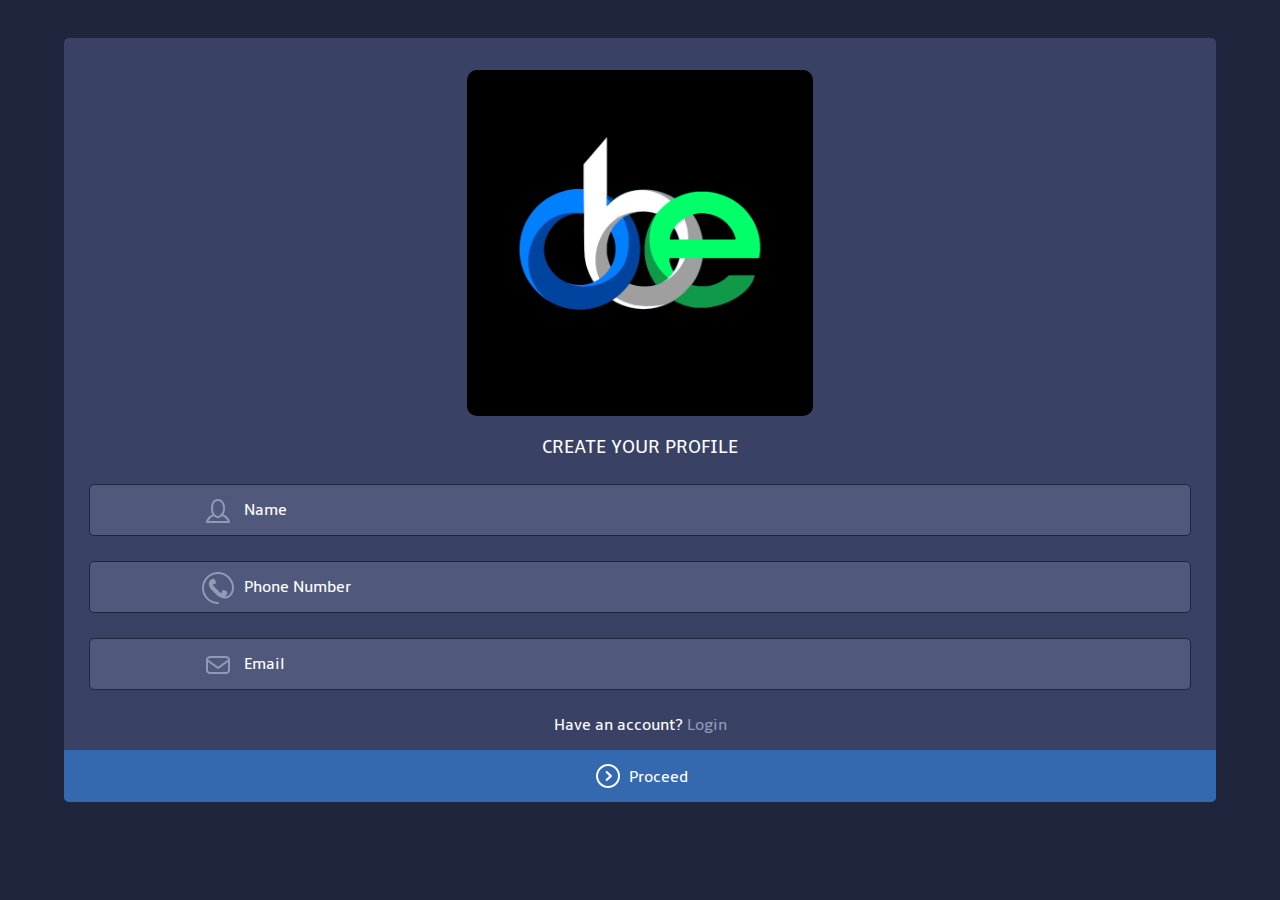
<file: index.html>
<!DOCTYPE html>
<html lang="en">

<head>
    <meta charset="utf-8" />
    <title></title>
    <link type="text/css" href="css/jquery.mobile.custom.structure.min.css" rel="stylesheet">
    <link href="css/style.css" rel="stylesheet" type="text/css" media="all" />
    <link href="css/nav.css" rel="stylesheet" type="text/css" media="all" />
    <link type="text/css" href="css/jquery-ui.min.css" rel="stylesheet">
    <link href='http://fonts.googleapis.com/css?family=Carrois+Gothic+SC' rel='stylesheet' type='text/css'>
    <script type="text/javascript" src="js/jquery.js"></script>
    <script type="text/javascript" src="js/jquery.mobile.custom.min.js"></script>
    <script type="text/javascript" src="js/login.js"></script>
    <script type="text/javascript" src="js/Chart.js"></script>
    <script type="text/javascript" src="js/jquery.easing.js"></script>
    <script type="text/javascript" src="js/jquery.ulslide.js"></script>
    <!--    <script type="text/javascript" src="js/jquery-ui.min.js"></script>-->
    <!----Calender -------->
    <link rel="stylesheet" href="css/clndr.css" type="text/css" />
    <script src="js/underscore-min.js"></script>
    <script src="js/moment-2.2.1.js"></script>
    <script src="js/clndr.js"></script>
    <script src="js/site.js"></script>
    <!----End Calender -------->
    <meta name="viewport" content="width=device-width, initial-scale=1"> </head>

<body>
    <!-- Start of create profile page -->
    <div data-role="page" class="main" id="landing1" style="padding-top:3%;">
        <div class="wrap">
            <div class="column_right_grid sign-in" style="margin-top:0">
                <div class="sign_in"> <img src="images/logo.png" alt="" height="30%" width="30%" style="margin-bottom:15px;border-radius:10px;">
                    <h3>Create your profile</h3>
                    <form> <span>
                            <i><img src="images/user.png" alt=""></i><input type="text" name="regname" value="Name" onfocus="if (this.value == 'Name'){this.value = '';}" onblur="if (this.value == '') {this.value = 'Name';}">
                        </span> <span>
                            <i><img src="images/phone.png" alt=""></i><input type="text" name="regphone" value="Phone Number" onfocus="if (this.value == 'Phone Number'){this.value = '';}" onblur="if (this.value == '') {this.value = 'Phone Number';}">
                        </span> <span>
                            <i><img src="images/mail.png" alt=""></i><input type="text" name="regemail" value="Email" onfocus="if (this.value == 'Email'){this.value = '';}" onblur="if (this.value == '') {this.value = 'Email';}">
                        </span> </form>
                    <p style="color: #fff;margin-bottom: 15px;">Have an account?&nbsp;<a href="#login" style="color:#9099b7">Login</a></p>
                    <div class="signin_facebook">
                        <p>
                            <a href="#landing2"> <i> <img src="images/arrow-right.png" alt=""></i>Proceed</a>
                        </p>
                    </div>
                </div>
            </div>
        </div>
    </div>
    <!-- /page -->
    <!-- Start of setup account page -->
    <div data-role="page" class="main" id="landing2" style="padding-top:3%;">
        <div class="wrap">
            <div class="column_right_grid sign-in" style="margin-top:0">
                <div class="sign_in"> <img src="images/logo.png" alt="" height="30%" width="30%" style="margin-bottom:15px;border-radius:10px;">
                    <h3>Setup your account</h3>
                    <form> <span>
                            <i><img src="images/account.png" alt=""></i>
                            <input type="text" name="regusername" value="Username" onfocus="if (this.value == 'Username'){this.value = '';}" onblur="if (this.value == '') {this.value = 'Username';}">
                        </span> <span style="position: relative;">
                            <i><img src="images/lock.png" alt=""></i>
                            <input type="password" data-input="pwd" name="regpassword" value="Password" onfocus="if (this.value == 'Password'){this.value = '';}" onblur="if (this.value == '') {this.value = 'Password';}">
                            <i><img class="show-password" src="images/views.png" alt="" style="position: absolute;right: 10px;top:10px;" ></i>
                        </span> </form>
                    <div class="signin_facebook">
                        <p style="width: 50%;float: left; border-right: 2px solid #fff;"> <a href="#landing1"><i> <img src="images/arrow-left.png" alt=""></i> Back</a> </p>
                        <p style="width: 50%:float: right;"> <a href="#upload-image">Proceed <i> <img src="images/arrow-right.png" alt=""></i></a> </p>
                    </div>
                </div>
            </div>
        </div>
    </div>
    <!-- /page -->
    <!-- Start of login page -->
    <div data-role="page" class="main" id="login" style="padding-top:3%;">
        <div class="wrap">
            <div class="column_right_grid sign-in" style="margin-top:0">
                <div class="sign_in"> <img src="images/logo.png" alt="" height="30%" width="30%" style="margin-bottom:15px;border-radius:10px;">
                    <h3>Login</h3>
                    <form> <span>
                        <i><img src="images/account.png" alt=""></i><input type="text" name="regusername" value="Username" onfocus="if (this.value == 'Username'){this.value = '';}" onblur="if (this.value == '') {this.value = 'Username';}">
                        </span> <span style="position: relative;">
                        <i><img src="images/lock.png" alt=""></i><input type="password" data-input="pwd" name="regpassword" value="Password" onfocus="if (this.value == 'Password'){this.value = '';}" onblur="if (this.value == '') {this.value = 'Password';}"><i><img class="show-password" src="images/views.png" alt="" style="position: absolute;right: 10px;top:10px;" ></i>
                        </span> </form>
                    <p style="color: #fff;margin-bottom: 15px;">Dont't have an account?&nbsp;<a href="#landing1" style="color:#9099b7">Signup</a></p>
                    <div class="signin_facebook">
                        <p>
                            <a href="#profile"> <i> <img src="images/arrow-right.png" alt=""></i>Go</a>
                        </p>
                    </div>
                </div>
            </div>
        </div>
    </div>
    <!-- /page -->
    <!-- Start of profile page -->
    <div data-role="page" class="main" id="profile" style="padding-top:3%;">
        <div class="wrap">
            <div class="column_middle_grid1">
                <div class="profile_picture">
                    <a href="#update-image"><img src="images/man.png" alt="" style="width:130px;height:130px"> </a>
                    <div class="profile_picture_name">
                        <h2>Mohd Fauzie</h2>
                        <p>mh_fauzie</p>
                    </div> <span><a href="#setting"> <img src="images/settings.png" alt=""> </a></span> </div>
                <div class="articles_list">
                    <ul>
                        <li>
                            <a href="#show-new" class="red"> <i style="color: #9099B7">new</i>
                                <br>68</a>
                        </li>
                        <li>
                            <a href="#show-complete" class="purple"> <i style="color: #9099B7">completed</i>
                                <br>45</a>
                        </li>
                        <li>
                            <a href="#show-total" class="yellow"> <i style="color: #9099B7">total</i>
                                <br>173</a>
                        </li>
                        <div class="clear"></div>
                    </ul>
                </div>
            </div>
            <div class="column_middle">
                <div class="sign_in">
                    <a href="#register-stockist" style="position: relative">
                        <input type="button" cid="be_stockist" value="Be A Stockist" style="width:100%;"><span style="position: absolute; right: 13px; top:-2px;"><img src="images/cancel.png" id="remove" alt=""></span></a>
                </div>
            </div>
            <div class="column_middle">
                <div class="weather">
                    <h3 style="position: relative;background: #35aadc;"><span style="position: absolute; padding: 12px; left: 0; top:0;"><a href="#all-agent"> <img src="images/list.png" alt="" style="width: 24px;height: 24px;"> </a></span>Top Agents<span style="position: absolute; padding: 12px; right: 0; top:0;"><a href="#add-agent"> <img src="images/plus.png" alt=""> </a></span></h3>
                    <div class="temp_list">
                        <ul>
                            <li>
                                <a href="#agent-detail">
                                    <label class="digits" style="float: left;"> agent_a </label><span class="day_name" style="float: right">1000 pcs</span>
                                    <div class="clear"></div>
                                </a>
                            </li>
                        </ul>
                    </div>
                </div>
            </div>
            <div class="column_middle" data-user="stockist">
                <div class="weather">
                    <h3 style="position: relative;background: #ec3d68">Incoming Orders</h3>
                    <div class="temp_list">
                        <ul class="incoming-order">
                            <li><a href="#order-detail"><span class="day_name">29/06/17</span>&nbsp; 10.45am 
                                <label class="digits"> agent_a </label><div class="clear"></div></a></li>
                        </ul>
                        <ul>
                            <li style="text-align: center"><a href="#incoming-order" style="padding: 10px;">Click to view all</a></li>
                        </ul>
                    </div>
                </div>
            </div>
            <div class="column_middle" data-user="agent">
                <div class="weather">
                    <h3 style="position: relative;background: #11a8ab;">Outgoing Orders<span style="position: absolute; padding: 12px; right: 0; top:0;"><a href="#add-order"> <img src="images/plus.png" alt=""> </a></span></h3>
                    <div class="temp_list">
                        <ul class="outgoing-order">
                            <li><a href="#order-detail"><span class="day_name">29/06/17</span>&nbsp; 10.45am 
                                <label class="digits"> agent_a </label><div class="clear"></div></a></li>
                        </ul>
                        <ul>
                            <li style="text-align: center"><a href="#outgoing-order" style="padding: 10px;">Click to view all</a></li>
                        </ul>
                    </div>
                </div>
            </div>
        </div>
    </div>
    <!-- /page -->
    <!-- Start of edit profile page -->
    <div data-role="page" class="main" id="edit-profile" style="padding-top:3%;">
        <div class="wrap">
            <div class="column_right_grid sign-in">
                <div class="sign_in">
                    <h3>Edit your profile</h3>
                    <form> <span>
                        <i><img src="images/user.png" alt=""></i><input type="text" name="regname" value="Name" onfocus="if (this.value == 'Name'){this.value = '';}" onblur="if (this.value == '') {this.value = 'Name';}">
                        </span> <span>
                        <i><img src="images/phone.png" alt=""></i><input type="text" name="regphone" value="Phone Number" onfocus="if (this.value == 'Phone Number'){this.value = '';}" onblur="if (this.value == '') {this.value = 'Phone Number';}">
                        </span> <span>
                        <i><img src="images/mail.png" alt=""></i><input type="text" name="regemail" value="Email" onfocus="if (this.value == 'Email'){this.value = '';}" onblur="if (this.value == '') {this.value = 'Email';}">
                        </span>
                        <hr style="width: 90%;">
                        <h4 style="color: #fff;text-transform: uppercase;">Current Password</h4> <span style="position: relative;margin-top:10px;">
                            <i><img src="images/lock.png" alt=""></i><input type="password" data-input="pwd" name="current-password" value="Password" onfocus="if (this.value == 'Password'){this.value = '';}" onblur="if (this.value == '') {this.value = 'Password';}"><i><img class="show-password" src="images/views.png" alt="" style="position: absolute;right: 10px;top:10px;" ></i>
                        </span>
                        <h4 style="color: #fff;text-transform: uppercase;">New Password</h4> <span style="position: relative;margin-top:10px;">
                            <i><img src="images/lock.png" alt=""></i><input type="password" data-input="pwd" name="new-password" value="Password" onfocus="if (this.value == 'Password'){this.value = '';}" onblur="if (this.value == '') {this.value = 'Password';}"><i><img class="show-password" src="images/views.png" alt="" style="position: absolute;right: 10px;top:10px;" ></i>
                        </span> </form>
                    <div class="signin_facebook">
                        <p style="width: 50%;float: left; border-right: 2px solid #fff;"> <a href="#setting"><i> <img src="images/arrow-left.png" alt=""></i> Cancel</a> </p>
                        <p style="width: 50%:float: right;"> <a href="#profile">Save <i> <img src="images/arrow-right.png" alt=""></i></a> </p>
                    </div>
                </div>
            </div>
        </div>
    </div>
    <!-- /page -->
    <!-- Start of upload image page -->
    <div data-role="page" class="main" id="upload-image" style="padding-top:3%;">
        <div class="wrap">
            <div class="column_right_grid sign-in" style="margin-top:0">
                <div class="sign_in">
                    <h3>Upload Image</h3>
                    <div class="profile_picture">
                        <a><img src="images/man.png" alt="" style="width:150px;height:150px"></a>
                    </div>
                    <div class="signin_facebook">
                        <p style="width: 50%;float: left; border-right: 2px solid #fff;line-height: 32px;"> <a href="#login"> Skip</a> </p>
                        <p style="width: 50%:float: right;"> <a href="#login">Save <i> <img src="images/arrow-right.png" alt=""></i></a> </p>
                    </div>
                </div>
            </div>
        </div>
    </div>
    <!-- /page -->
    <!-- Start of update image page -->
    <div data-role="page" class="main" id="update-image" style="padding-top:3%;">
        <div class="wrap">
            <div class="column_right_grid sign-in" style="margin-top:0">
                <div class="sign_in">
                    <h3>Update Image</h3>
                    <div class="profile_picture">
                        <a><img src="images/man.png" alt="" style="width:150px;height:150px"></a>
                    </div>
                    <div class="signin_facebook">
                        <p style="width: 50%;float: left; border-right: 2px solid #fff;"> <a href="#profile"><i> <img src="images/arrow-left.png" alt=""></i> Cancel</a> </p>
                        <p style="width: 50%:float: right;"> <a href="#profile">Save <i> <img src="images/arrow-right.png" alt=""></i></a> </p>
                    </div>
                </div>
            </div>
        </div>
    </div>
    <!-- /page -->
    <!-- Start of completed order page -->
    <div data-role="page" class="main" id="show-complete" style="padding-top:3%;">
        <div class="wrap">
            <div class="column_right_grid sign-in" style="margin-top: 0;">
                <div class="sign_in">
                    <h3>Completed Order</h3>
                    <form> <span>
                        <i> <img src="images/search.png" alt="" style="width: 24px;height: 24px;"></i><input type="text" name="search-pending" value="Search" onfocus="if (this.value == 'Search'){this.value = '';}" onblur="if (this.value == '') {this.value = 'Search';}">
                        </span> </form>
                    <div class="signin_facebook">
                        <p style="width: 50%;float: left; border-right: 2px solid #fff;"> <a href="#profile"><i> <img src="images/arrow-left.png" alt=""></i> Back</a> </p>
                        <p style="width: 50%:float: right;"> <a href="#">Search <i> <img src="images/arrow-right.png" alt=""></i></a> </p>
                    </div>
                </div>
            </div>
            <div class="column_middle">
                <div class="weather">
                    <div class="temp_list">
                        <ul>
                            <li><a href="#order-detail" style="position: relative;"><span class="day_name">29/06/17</span>&nbsp; 10.45am 
                                <label class="digits"> agent_a </label><div class="clear"></div><div id="box-outgoing"></div></a> </li>
                        </ul>
                    </div>
                </div>
            </div>
        </div>
    </div>
    <!-- /page -->
    <!-- Start of new order page -->
    <div data-role="page" class="main" id="show-new" style="padding-top:3%;">
        <div class="wrap">
            <div class="column_right_grid sign-in" style="margin-top: 0;">
                <div class="sign_in">
                    <h3>New Order</h3>
                    <form> <span>
                        <i> <img src="images/search.png" alt="" style="width: 24px;height: 24px;"></i><input type="text" name="search-new" value="Search" onfocus="if (this.value == 'Search'){this.value = '';}" onblur="if (this.value == '') {this.value = 'Search';}">
                        </span> </form>
                    <div class="signin_facebook">
                        <p style="width: 50%;float: left; border-right: 2px solid #fff;"> <a href="#profile"><i> <img src="images/arrow-left.png" alt=""></i> Back</a> </p>
                        <p style="width: 50%:float: right;"> <a href="#">Search <i> <img src="images/arrow-right.png" alt=""></i></a> </p>
                    </div>
                </div>
            </div>
            <div class="column_middle">
                <div class="weather">
                    <div class="temp_list">
                        <ul>
                            <li><a href="#order-detail" style="position: relative;"><span class="day_name">29/06/17</span>&nbsp; 10.45am 
                                <label class="digits"> agent_a </label><div class="clear"></div><div id="box-incoming"></div></a> </li>
                        </ul>
                    </div>
                </div>
            </div>
        </div>
    </div>
    <!-- /page -->
    <!-- Start of total order page -->
    <div data-role="page" class="main" id="show-total" style="padding-top:3%;">
        <div class="wrap">
            <div class="column_right_grid sign-in" style="margin-top: 0;">
                <div class="sign_in">
                    <h3>Total Order</h3>
                    <form> <span>
                        <i> <img src="images/search.png" alt="" style="width: 24px;height: 24px;"></i><input type="text" name="search-total" value="Search" onfocus="if (this.value == 'Search'){this.value = '';}" onblur="if (this.value == '') {this.value = 'Search';}">
                        </span> </form>
                    <div class="signin_facebook">
                        <p style="width: 50%;float: left; border-right: 2px solid #fff;"> <a href="#profile"><i> <img src="images/arrow-left.png" alt=""></i> Back</a> </p>
                        <p style="width: 50%:float: right;"> <a href="#">Search <i> <img src="images/arrow-right.png" alt=""></i></a> </p>
                    </div>
                </div>
            </div>
            <div class="column_middle">
                <div class="weather">
                    <div class="temp_list">
                        <ul>
                            <li><a href="#order-detail" style="position: relative;"><span class="day_name">29/06/17</span>&nbsp; 10.45am 
                                <label class="digits"> agent_a </label><div class="clear"></div><div id="box-incoming"></div></a> </li>
                            <li><a href="#order-detail" style="position: relative;"><span class="day_name">29/06/17</span>&nbsp; 10.45am 
                                <label class="digits"> agent_a </label><div class="clear"></div><div id="box-outgoing"></div></a> </li>
                        </ul>
                    </div>
                </div>
            </div>
        </div>
    </div>
    <!-- /page -->
    <!-- Start of add order page -->
    <div data-role="page" class="main" id="add-order" style="padding-top:3%;">
        <div class="wrap">
            <div class="column_right_grid sign-in" style="margin-top: 0">
                <div class="sign_in">
                    <h3>Add new order</h3>
                    <form> <span style="text-align: left;padding-left:10px;padding-right: 10px;">
                            <table style="width: 100%">
                                <tr>
                                    <td style="width:55%"><i style="color: #fff">Total Products</i></td>
                                    <td style="width: 35%"><input type="text" name="total_product" style="text-align: right;" disabled value="0"></td>
                                    <td style="width: 10%"><i style="color: #fff"> pcs</i></td>
                                </tr>
                            </table>
                        </span> <span style="text-align: left;padding-left:10px;padding-right: 10px;">
                            <table style="width: 100%">
                                <tr>
                                    <td style="width:55%"><i style="color: #fff">Total Marketings</i></td>
                                    <td style="width: 35%"><input type="text" name="total_marketing" style="text-align: right;" disabled value="0"></td>
                                    <td style="width: 10%"><i style="color: #fff"> pcs</i></td>
                                </tr>
                            </table>
                        </span> <span>
                        <textarea name="order_desc" onfocus="if (this.value == 'Name, address, phone number and note') {this.value = '';}" onblur="if (this.value == '') {this.value = 'Name, address, phone number and note';}">Name, address, phone number and note</textarea>
                        </span></form>
                    <div class="signin_facebook">
                        <p style="width: 50%;float: left; border-right: 2px solid #fff;"> <a href="#profile"><i> <img src="images/arrow-left.png" alt=""></i> Cancel</a> </p>
                        <p style="width: 50%:float: right;"> <a href="#profile">Order <i> <img src="images/arrow-right.png" alt=""></i></a> </p>
                    </div>
                </div>
            </div>
            <div class="column_middle">
                <div class="weather">
                    <h3 style="background: #35aadc;">Product</h3>
                    <div class="temp_list">
                        <ul class="product-list"> </ul>
                    </div>
                </div>
            </div>
            <div class="column_middle">
                <div class="weather">
                    <h3>Marketing</h3>
                    <div class="temp_list">
                        <ul class="marketing-list"> </ul>
                    </div>
                </div>
            </div>
        </div>
    </div>
    <!-- /page -->
    <!-- Start of add agent page -->
    <div data-role="page" class="main" id="add-agent" style="padding-top:3%;">
        <div class="wrap">
            <div class="column_right_grid sign-in" style="margin-top: 0">
                <div class="sign_in">
                    <h3>Add agent</h3>
                    <form> <span>
                            <i><img src="images/account.png" alt=""></i><input type="text" name="agent_username" value="Agent Username" onfocus="if (this.value == 'Agent Username'){this.value = '';}" onblur="if (this.value == '') {this.value = 'Agent Username';}">
                        </span></form>
                    <div class="signin_facebook">
                        <p style="width: 50%;float: left; border-right: 2px solid #fff;"> <a href="#profile"><i> <img src="images/arrow-left.png" alt=""></i> Cancel</a> </p>
                        <p style="width: 50%:float: right;"> <a href="#profile">Add <i> <img src="images/arrow-right.png" alt=""></i></a> </p>
                    </div>
                </div>
            </div>
        </div>
    </div>
    <!-- /page -->
    <!-- Start of all agent page -->
    <div data-role="page" class="main" id="all-agent" style="padding-top:3%;">
        <div class="wrap">
            <div class="column_left">
                <div class="menu_box">
                    <h3 style="position: relative;background: #35aadc;"><span style="position: absolute; padding: 15px; left: 0; top:0;"><a href="#profile"> <img src="images/arrow-left.png" alt=""> </a></span>All Agents</h3>
                    <div class="menu_box_list">
                        <ul>
                            <li><a href="#agent-detail">Agent A<label class="digits" style="background: #4eb75c;">Active</label></a></li>
                        </ul>
                    </div>
                </div>
            </div>
        </div>
    </div>
    <!-- /page -->
    <!-- Start of incoming order page -->
    <div data-role="page" class="main" id="incoming-order" style="padding-top:3%;">
        <div class="wrap">
            <div class="column_left">
                <div class="menu_box">
                    <h3 style="position: relative;background: #ec3d68;"><span style="position: absolute; padding: 15px; left: 0; top:0;"><a href="#profile"> <img src="images/arrow-left.png" alt=""> </a></span>Incoming Orders</h3>
                    <div class="temp_list">
                        <ul class="incoming-order">
                            <li><a href="#"><span class="day_name">29/06/17</span>&nbsp; 10.45am 
                                <label class="digits"> agent_a </label><div class="clear"></div></a></li>
                        </ul>
                    </div>
                </div>
            </div>
        </div>
    </div>
    <!-- /page -->
    <!-- Start of outgoing order page -->
    <div data-role="page" class="main" id="outgoing-order" style="padding-top:3%;">
        <div class="wrap">
            <div class="column_left">
                <div class="menu_box">
                    <h3 style="position: relative;background: #11a8ab;"><span style="position: absolute; padding: 15px; left: 0; top:0;"><a href="#profile"> <img src="images/arrow-left.png" alt=""> </a></span>Outgoing Orders</h3>
                    <div class="temp_list">
                        <ul class="incoming-order">
                            <li><a href="#"><span class="day_name">29/06/17</span>&nbsp; 10.45am 
                                <label class="digits"> agent_a </label><div class="clear"></div></a></li>
                        </ul>
                    </div>
                </div>
            </div>
        </div>
    </div>
    <!-- /page -->
    <!-- Start of order detail page -->
    <div data-role="page" class="main" id="order-detail" style="padding-top:3%;">
        <div class="wrap">
            <div class="column_left">
                <div class="menu_box">
                    <h3 style="position: relative;background: #11a8ab;"><span style="position: absolute; padding: 15px; left: 0; top:0;"><a href="#profile"> <img src="images/arrow-left.png" alt=""> </a></span>Order Detail</h3>
                    <div class="temp_list">
                        <ul>
                            <li><a href="#"><span class="agent_name">Agent A</span> 
                                <label class="username"> agent_a </label><div class="clear"></div></a>
                            </li>
                            <li><a href="#"><span>Date</span> 
                                <label class="date_join"> 20/12/17 </label><div class="clear"></div></a>
                            </li>
                            <li><a href="#"><span>Time</span> 
                                <label class="total_order"> 10.45am </label><div class="clear"></div></a>
                            </li>
                            <li><a href="#"><span>Quantity</span> 
                                <label class="last_order"> 100pcs </label><div class="clear"></div></a>
                            </li>
                        </ul>
                    </div>
                    <div class="signin_facebook">
                        <p style="width: 50%:float: right;"> <a href="#">Completed <i> <img src="images/round-done-button.png" alt=""></i></a> </p>
                    </div>
                </div>
            </div>
        </div>
    </div>
    <!-- /page -->
    <!-- Start of agent detail page -->
    <div data-role="page" class="main" id="agent-detail" style="padding-top:3%;">
        <div class="wrap">
            <div class="column_left">
                <div class="menu_box">
                    <h3 style="position: relative;background: #11a8ab;"><span style="position: absolute; padding: 15px; left: 0; top:0;"><a href="#profile"> <img src="images/arrow-left.png" alt=""> </a></span>Agent Detail</h3>
                    <div class="temp_list">
                        <ul>
                            <li><a href="#"><span class="agent_name">Agent A</span> 
                                <label class="username"> agent_a </label><div class="clear"></div></a>
                            </li>
                            <li><a href="#"><span>Joined</span> 
                                <label class="date_join"> 20/12/17 </label><div class="clear"></div></a>
                            </li>
                            <li><a href="#"><span>Last order</span> 
                                <label class="last_order"> 100pcs </label><div class="clear"></div></a>
                            </li>
                            <li><a href="#"><span>Total order</span> 
                                <label class="total_order"> 1000pcs </label><div class="clear"></div></a>
                            </li>
                        </ul>
                    </div>
                    <div class="signin_facebook">
                        <p style="width: 50%;float: left; border-right: 2px solid #fff;"> <a href="#"><i> <img src="images/disabled.png" alt=""></i> Disable</a> </p>
                        <p style="width: 50%:float: right;"> <a href="#">Remove <i> <img src="images/round-delete-button.png" alt=""></i></a> </p>
                    </div>
                </div>
            </div>
        </div>
    </div>
    <!-- /page -->
    <!-- Start of be a stockist page -->
    <div data-role="page" class="main" id="be_stockist" style="padding-top:3%;">
        <div class="wrap">
            <div class="column_left">
                <div class="menu_box">
                    <h3 style="position: relative;background: #11a8ab;"><span style="position: absolute; padding: 15px; left: 0; top:0;"><a href="#profile"> <img src="images/arrow-left.png" alt=""> </a></span>Be A Stockist</h3>
                    <div class="temp_list">
                        <ul class="incoming-order">
                            <li><a href="#"><span class="day_name">Thank you for your interest. Before that you need to know the steps on how to become one of the stockist. Note that our annual fee is RM50. This is only one time payment and you can experience all obe features.</span></a></li>
                            <li>
                                <a href="#"> <span class="day_name">
                                        <table>
                                            <tr>
                                                <td style="padding-right: 5px;">1</td>
                                                <td>Please make sure all your registration details are correct.</td>
                                            </tr>
                                        </table>
                                    </span> </a>
                            </li>
                            <li>
                                <a href="#"> <span class="day_name">
                                        <table>
                                            <tr>
                                                <td style="padding-right: 5px;">2</td>
                                                <td>Please transfer/deposit RM50 to our account as stated below:<br><br>Account Name: Zulfikri bin Zulkiflee<br>Maybank: 1234567890<br>CIMB: 0123456789<br><br>PS: Note your username with the transaction.</td>
                                            </tr>
                                        </table>
                                    </span> </a>
                            </li>
                            <li>
                                <a href="#"> <span class="day_name">
                                        <table>
                                            <tr>
                                                <td style="padding-right: 5px;">3</td>
                                                <td>Your account will be activated within 24 hours.<br><br>PS: If not, just contact the developer via email at zulfikrizulkiflee@gmail.com</td>
                                            </tr>
                                        </table>
                                    </span> </a>
                            </li>
                        </ul>
                    </div>
                </div>
            </div>
        </div>
    </div>
    <!-- /page -->
    <!-- Start of setting page -->
    <div data-role="page" class="main" id="setting" style="padding-top:3%;">
        <div class="wrap">
            <div class="column_left">
                <div class="menu_box">
                    <h3 style="position: relative;"><span style="position: absolute; padding: 15px; left: 0; top:0;"><a href="#profile"> <img src="images/arrow-left.png" alt=""> </a></span>Settings</h3>
                    <div class="menu_box_list">
                        <ul>
                            <li><a href="#edit-profile" class="account_settings"><span>Edit Profile</span></a></li>
                            <li><a href="#account-info" class="events"><span>Account Info<label class="digits" style="background: #4eb75c;">Active</label></span></a></li>
                            <li data-user="agent"><a href="#be_stockist" class="upgrade"><span>Be A Stockist</span></a></li>
                            <li><a href="#" class="statistics"><span>Logout</span></a></li>
                        </ul>
                    </div>
                </div>
            </div>
        </div>
    </div>
    <!-- /page -->
    <!-- Start of account info page -->
    <div data-role="page" class="main" id="account-info" style="padding-top:3%;">
        <div class="wrap">
            <div class="column_left">
                <div class="menu_box">
                    <h3 style="position: relative;background: #a311ab;"><span style="position: absolute; padding: 15px; left: 0; top:0;"><a href="#setting"> <img src="images/arrow-left.png" alt=""> </a></span>Account Info</h3>
                    <div class="menu_box_list">
                        <ul>
                            <li><a href="#">Account Status<label class="digits" style="background: #4eb75c;">Active</label></a></li>
                            <li><a href="#">Expired Date<span style="float:right;">01/01/18</span></a></li>
                        </ul>
                    </div>
                </div>
            </div>
        </div>
    </div>
    <!-- /page -->
    <script>
        $('#remove').on('click', function () {
            if (confirm("Are you sure to remove?\nSubscribe as stockist can be find in setting.")) {
                $(this).parent().parent().animate({
                    opacity: 'hide', // animate slideUp
                    right: '200px', // slide left
                }, 'slow', 'linear', function () {
                    $(this).parent().parent().remove();
                });
            }
        });
        $('.show-password').each(function () {
            $(this).on('mousedown', function () {
                var type = $(this).parent().parent().find('input[data-input=pwd]');
                type.prop('type', "text");
            });
            $(this).on('mouseup', function () {
                var type = $(this).parent().parent().find('input[data-input=pwd]');
                type.prop('type', "password");
            });
        });
        var productName = ['Brest Garden', 'Caen Lemon', 'Honey Paris', 'La Rochelle', 'Le Havre', 'Le Mans', 'Lille Vanilla', 'Lorraine Lime', 'Lyanne Reims', 'Lyon Air', 'Marseille Lavender', 'Nancy Strawberry', 'Orly Orange', 'Toulouse Apple'];
        var productImg = ['brest-garden', 'caen-lemon', 'honey-paris', 'la-rochelle', 'le-havre', 'le-mans', 'lille-vanilla', 'lorraine-lime', 'lyanne-reims', 'lyon-air', 'marseille-lavender', 'nancy-strawberry', 'orly-orange', 'toulouse-apple'];
        $('.product-list').html("");
        for (i = 0; i < productName.length; i++) {
            var str = '<li> <a href="#"> <table style="width: 100%"> <tr> <td style="width: 35%;padding:0;"><img src="images/fleur/' + productImg[i] + '.jpeg" style="width: 80px;height: 80px;border: 3px solid #50597b;border-radius: 50%;"></td> <td style="width:65%;padding:0 0 0 10px;vertical-align:top;color:#fff;"> <p style="font-size: 1.3em">' + productName[i] + '</p> <p><span class="product-order" style="margin: 0;position: absolute;width: 50%;"> <input type="number" name="order_quantity" style="width:65%;padding:3px 10px;text-align: right;" maxlength="5"> <i>pcs</i> </span> </p> </td> </tr> </table> <div class="clear"></div> </a> </li>';
            $('.product-list').append(str);
        }
        var marketingName = ['Tester', 'Flyers', 'Poster', 'Standee', 'Rolls Up', 'T-stand'];
        var marketingImg = ['tester', 'flyers', 'poster', 'standee', 'rolls-up-t-stand', 'rolls-up-t-stand'];
        $('.marketing-list').html("");
        for (i = 0; i < marketingName.length; i++) {
            var str = '<li> <a href="#"> <table style="width: 100%"> <tr> <td style="width: 35%;padding:0;"><img src="images/marketing/' + marketingImg[i] + '.jpeg" style="width: 80px;height: 80px;border: 3px solid #50597b;border-radius: 50%;"></td> <td style="width:65%;padding:0 0 0 10px;vertical-align:top;color:#fff;"> <p style="font-size: 1.3em">' + marketingName[i] + '</p> <p><span class="marketing-order" style="margin: 0;position: absolute;width: 50%;"> <input type="number" name="order_quantity" style="width:65%;padding:3px 10px;text-align: right;" maxlength="5"> <i>pcs</i> </span> </p> </td> </tr> </table> <div class="clear"></div> </a> </li>';
            $('.marketing-list').append(str);
        }
    </script>
</body>

</html>
</file>
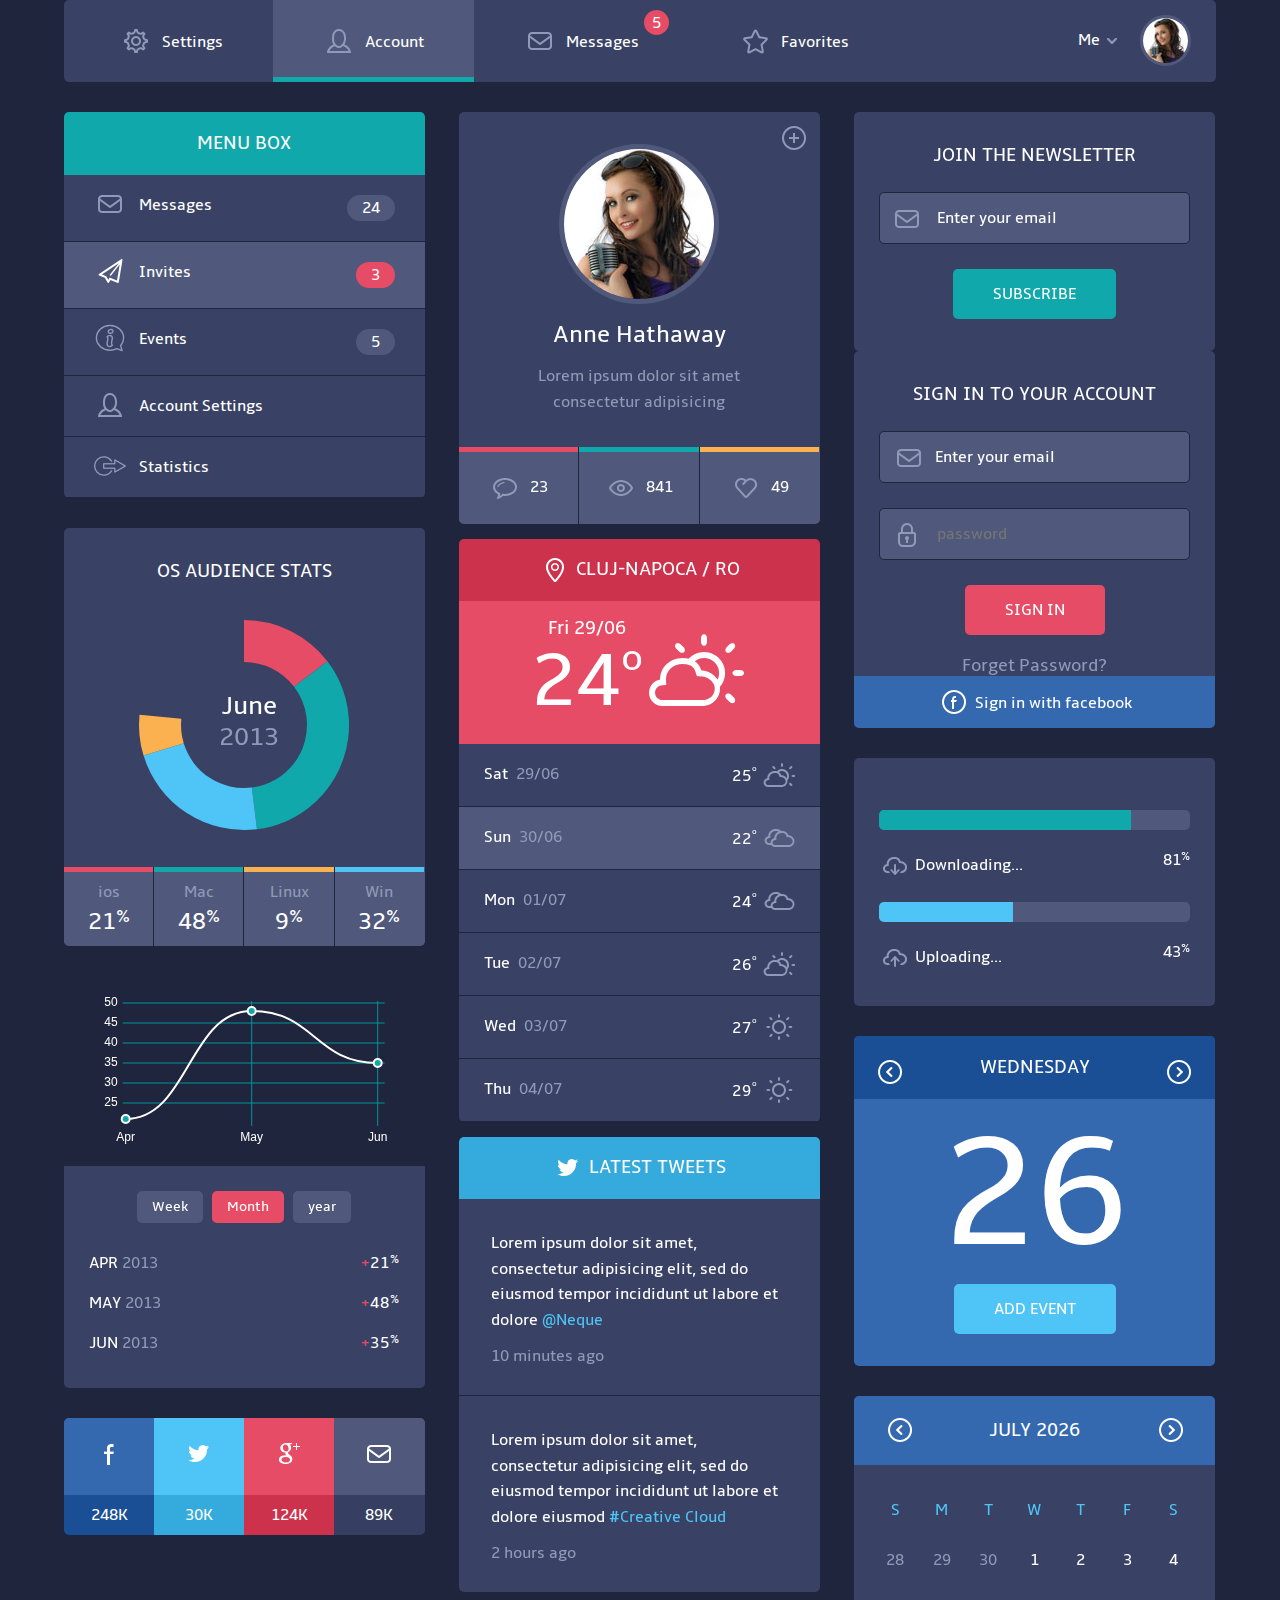
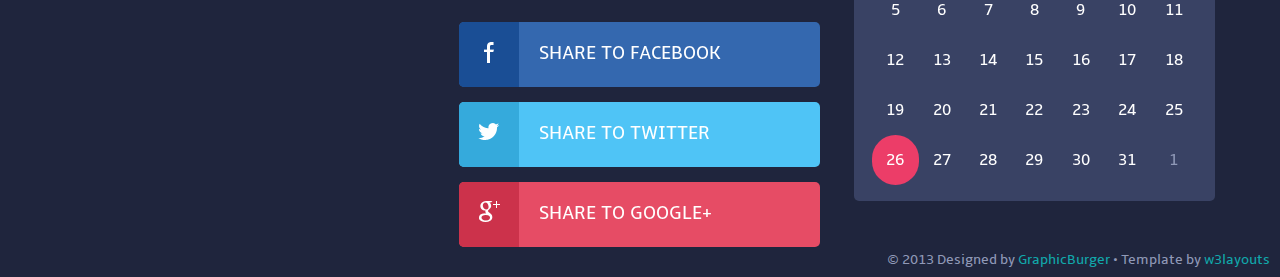
<file: index_bk.html>
<!--A Design by W3layouts
Author: W3layout
Author URL: http://w3layouts.com
License: Creative Commons Attribution 3.0 Unported
License URL: http://creativecommons.org/licenses/by/3.0/
-->
<!DOCTYPE HTML>

<head>
    <title>Ui kits Website Template | Home :: w3layouts</title>
    <meta http-equiv="Content-Type" content="text/html; charset=utf-8" />
    <meta name="viewport" content="width=device-width, initial-scale=1, maximum-scale=1">
    <link href="css/style.css" rel="stylesheet" type="text/css" media="all" />
    <link href="css/nav.css" rel="stylesheet" type="text/css" media="all" />
    <link href='http://fonts.googleapis.com/css?family=Carrois+Gothic+SC' rel='stylesheet' type='text/css'>
    <script type="text/javascript" src="js/jquery.js"></script>
    <script type="text/javascript" src="js/login.js"></script>
    <script type="text/javascript" src="js/Chart.js"></script>
    <script type="text/javascript" src="js/jquery.easing.js"></script>
    <script type="text/javascript" src="js/jquery.ulslide.js"></script>
    <!----Calender -------->
    <link rel="stylesheet" href="css/clndr.css" type="text/css" />
    <script src="js/underscore-min.js"></script>
    <script src="js/moment-2.2.1.js"></script>
    <script src="js/clndr.js"></script>
    <script src="js/site.js"></script>
    <!----End Calender -------->
</head>

<body>
    <div class="wrap">
        <div class="header">
            <div class="header_top">
                <div class="menu">
                    <a class="toggleMenu" href="#"><img src="images/nav.png" alt="" /></a>
                    <ul class="nav">
                        <li><a href="#"><i><img src="images/settings.png" alt="" /></i>Settings</a></li>
                        <li class="active"><a href="#"><i><img src="images/user.png" alt="" /></i>Account</a></li>
                        <li><a href="#"><i><img src="images/mail.png" alt="" /></i>Messages <span class="messages">5</span></a></li>
                        <li><a href="#"><i><img src="images/favourite.png" alt="" /></i>Favorites</a></li>
                        <div class="clear"></div>
                    </ul>
                    <script type="text/javascript" src="js/responsive-nav.js"></script>
                </div>
                <div class="profile_details">
                    <div id="loginContainer">
                        <a id="loginButton" class=""><span>Me</span></a>
                        <div id="loginBox">
                            <form id="loginForm">
                                <fieldset id="body">
                                    <div class="user-info">
                                        <h4>Hello,<a href="#"> Username</a></h4>
                                        <ul>
                                            <li class="profile active"><a href="#">Profile </a></li>
                                            <li class="logout"><a href="#"> Logout</a></li>
                                            <div class="clear"></div>
                                        </ul>
                                    </div>
                                </fieldset>
                            </form>
                        </div>
                    </div>
                    <div class="profile_img">
                        <a href="#"><img src="images/profile_img40x40.jpg" alt="" />	</a>
                    </div>
                    <div class="clear"></div>
                </div>
                <div class="clear"></div>
            </div>
        </div>
    </div>
    <div class="main">
        <div class="wrap">
            <div class="column_left">
                <div class="menu_box">
                    <h3>Menu Box</h3>
                    <div class="menu_box_list">
                        <ul>
                            <li><a href="#" class="messages"><span>Messages</span><label class="digits">24</label><div class="clear"></div></a></li>
                            <li class="active"><a href="#" class="invites"><span>Invites</span><label class="digits active">3</label><div class="clear"></div></a></li>
                            <li><a href="#" class="events"><span>Events</span><label class="digits">5</label><div class="clear"></div></a></li>
                            <li><a href="#" class="account_settings"><span>Account Settings</span></a></li>
                            <li><a href="#" class="statistics"><span>Statistics</span></a></li>
                        </ul>
                    </div>
                </div>
                <div class="chart">
                    <h3>Os Audience Stats</h3>
                    <div class="diagram">
                        <canvas id="canvas" height="220" width="220"> </canvas>
                        <h4><span>June</span><br />2013</h4>
                    </div>

                    <!----		              
						<span><img src="images/chart.png" alt="" /></span>
						----->
                    <div class="chart_list">
                        <ul>
                            <li><a href="#" class="red">ios<p class="percentage">21<em>%</em></p></a></li>
                            <li><a href="#" class="purple">Mac<p class="percentage">48<em>%</em></p></a></li>
                            <li><a href="#" class="yellow">Linux<p class="percentage">9<em>%</em></p></a></li>
                            <li><a href="#" class="blue">Win<p class="percentage">32<em>%</em></p></a></li>
                            <div class="clear"></div>
                        </ul>
                    </div>
                    <script>
                        var doughnutData = [{
                                value: 21,
                                color: "#E64C65"
                            },
                            {
                                value: 48,
                                color: "#11A8AB"
                            },
                            {
                                value: 32,
                                color: "#4FC4F6"
                            },
                            {
                                value: 9,
                                color: "#FCB150"
                            },

                        ];
                        var myDoughnut = new Chart(document.getElementById("canvas").getContext("2d")).Doughnut(doughnutData);

                    </script>
                </div>
                <div class="graph">
                    <canvas id="line-chart"> </canvas>
                    <script>
                        var lineChartData = {
                            labels: ["Apr", "May", "Jun"],
                            datasets: [{
                                fillColor: "rgba(255, 255, 255, 0)",
                                strokeColor: "#FFF",
                                pointColor: "#11a8ab",
                                pointStrokeColor: "#FFF",
                                data: [21, 48, 35]
                            }]

                        }

                        var myLine = new Chart(document.getElementById("line-chart").getContext("2d")).Line(lineChartData);

                    </script>
                    <!---
		             	<img src="images/graph.png" alt="" />
		             	------->
                    <div class="graph_list">
                        <div class="week-month-year">
                            <p><a href="#">Week</a></p>
                            <p><a href="#" class="active">Month</a></p>
                            <p><a href="#">year</a></p>
                            <div class="clear"></div>
                        </div>
                        <ul>
                            <li><a href="#"><span class="day_name">Apr</span> 2013 
						  			<label class="digits"><span>+</span>21<em>%</em></label><div class="clear"></div></a></li>
                            <li class="active"><a href="#"><span class="day_name">May</span> 2013 
						  			<label class="digits"><span>+</span>48<em>%</em></label><div class="clear"></div></a></li>
                            <li><a href="#"><span class="day_name">Jun</span> 2013 
						  			<label class="digits"><span>+</span>35<em>%</em> </label><div class="clear"></div></a></li>
                        </ul>
                    </div>
                </div>



                <div class="social_network_likes">
                    <ul>
                        <li><a href="#" class="facebook"><i><img src="images/facebook_icon.png" alt=""></i> <span>248k</span></a></li>
                        <li><a href="#" class="twitter"><i><img src="images/tweets.png" alt=""></i> <span>30k</span></a></li>
                        <li><a href="#" class="googleplus"><i><img src="images/google+.png" alt=""></i> <span>124k</span></a></li>
                        <li><a href="#" class="mail"><i><img src="images/mail-hover.png" alt=""></i> <span>89k</span></a></li>
                        <div class="clear"></div>
                    </ul>
                </div>
            </div>

            <div class="column_middle">
                <div class="column_middle_grid1">
                    <div class="profile_picture">
                        <a href=""><img src="images/profile_img150x150.jpg" alt="" />	</a>
                        <div class="profile_picture_name">
                            <h2>Anne Hathaway</h2>
                            <p>Lorem ipsum dolor sit amet consectetur adipisicing </p>
                        </div>
                        <span><a href="#"> <img src="images/follow_user.png" alt="" /> </a></span>
                    </div>
                    <div class="articles_list">
                        <ul>
                            <li><a href="#" class="red"> <img src="images/comments.png" alt="" /> 23</a></li>
                            <li><a href="#" class="purple"> <img src="images/views.png" alt="" /> 841</a></li>
                            <li><a href="#" class="yellow"> <img src="images/likes.png" alt="" /> 49</a></li>
                            <div class="clear"></div>
                        </ul>
                    </div>
                </div>
                <div class="weather">
                    <h3><i><img src="images/location.png" alt="" /> </i> Cluj-Napoca / Ro</h3>
                    <div class="today_temp">
                        <div class="temp">
                            <figure>Fri 29/06<span>24<em>o</em></span></figure>
                        </div>
                        <img src="images/sun.png" alt="" />
                    </div>
                    <div class="temp_list">
                        <ul>
                            <li><a href="#"><span class="day_name">Sat</span>&nbsp; 29/06 
						  			<label class="digits">25<em>o</em> <i><img src="images/sun_icon1.png" alt="" /></i></label><div class="clear"></div></a></li>
                            <li class="active"><a href="#"><span class="day_name">Sun</span>&nbsp; 30/06 
						  			<label class="digits">22<em>o</em> <i><img src="images/clouds.png" alt="" /></i></label><div class="clear"></div></a></li>
                            <li><a href="#"><span class="day_name">Mon</span>&nbsp; 01/07 
						  			<label class="digits">24<em>o</em> <i><img src="images/clouds.png" alt="" /></i></label><div class="clear"></div></a></li>
                            <li><a href="#"><span class="day_name">Tue</span>&nbsp; 02/07 
						  			<label class="digits">26<em>o</em> <i><img src="images/sun_icon1.png" alt="" /></i></label><div class="clear"></div></a></li>
                            <li><a href="#"><span class="day_name">Wed</span>&nbsp; 03/07 
						  			<label class="digits">27<em>o</em> <i><img src="images/sun_icon2.png" alt="" /></i></label><div class="clear"></div></a></li>
                            <li><a href="#"><span class="day_name">Thu</span>&nbsp; 04/07
						  			<label class="digits">29<em>o</em> <i><img src="images/sun_icon2.png" alt="" /></i></label><div class="clear"></div></a></li>
                        </ul>
                    </div>
                </div>
                <div class="tweets">
                    <h3><i><img src="images/tweets.png" alt="" /> </i> Latest Tweets</h3>
                    <div class="tweets_list">
                        <ul>
                            <li>Lorem ipsum dolor sit amet, consectetur adipisicing elit, sed do eiusmod tempor incididunt ut labore et dolore <a href="#">@Neque</a>
                                <span>10 minutes ago</span></li>
                            <li>Lorem ipsum dolor sit amet, consectetur adipisicing elit, sed do eiusmod tempor incididunt ut labore et dolore eiusmod <a href="#">#Creative Cloud</a>
                                <span>2 hours ago</span></li>
                        </ul>
                    </div>
                </div>
                <div class="social_networks">
                    <ul>
                        <li><a href="#" class="facebook"><i><img src="images/facebook_icon.png" alt="" /></i> <span>Share to Facebook</span><div class="clear"></div></a></li>
                        <li><a href="#" class="twitter"><i><img src="images/tweets.png" alt="" /></i> <span>Share to Twitter</span><div class="clear"></div></a></li>
                        <li><a href="#" class="googleplus"><i><img src="images/google+.png" alt="" /></i> <span>Share to Google+</span><div class="clear"></div></a></li>
                    </ul>
                </div>

            </div>

            <div class="column_right">
                <div class="column_right_grid">
                    <div class="newsletter">
                        <h3>Join the newsletter</h3>
                        <form>
                            <span>
					 	     <i><img src="images/mail.png" alt="" /></i>
					 	     <input type="text" value="Enter your email" onfocus="this.value = '';" onblur="if (this.value == '') {this.value = 'Enter your email';}">
					 	    </span>
                            <input type="submit" class="my_button" value="Subscribe">
                        </form>
                    </div>
                </div>
                <div class="column_right_grid sign-in">
                    <div class="sign_in">
                        <h3>Sign in to your account</h3>
                        <form>
                            <span>
					 	    <i><img src="images/mail.png" alt="" /></i><input type="text" value="Enter your email" onfocus="this.value = '';" onblur="if (this.value == '') {this.value = 'Enter your email';}">
					 	    </span>
                            <span>
					 	     <i><img src="images/lock.png" alt="" /></i>
					 	     <input type="password" placeholder="password">
					 	    </span>
                            <input type="submit" class="my-button" value="Sign In">
                        </form>
                        <h4><a href="#">Forget Password?</a></h4>
                    </div>
                    <div class="signin_facebook">
                        <p><a href="#">  <i> <img src="images/facebook.png" alt="" /></i>Sign in with facebook</a></p>
                    </div>
                </div>
                <div class="column_right_grid downloading_uploading">
                    <ul>
                        <li>
                            <div class="progress">
                                <div class="progress-bar" style="width:81%"> </div>
                            </div>
                            <div class="clearfix">
                                <p class="downloading"> <i><img src="images/download.png" alt="" /></i> Downloading...</p>
                                <p class="percentage">81<em>%</em></p>
                                <div class="clear"></div>
                            </div>
                        </li>
                        <li>
                            <div class="progress">
                                <div class="progress-bar uploading" style="width:43%"> </div>
                            </div>
                            <div class="clearfix">
                                <p class="downloading"><i><img src="images/upload.png" alt="" /></i> Uploading...</p>
                                <p class="percentage">43<em>%</em></p>
                                <div class="clear"></div>
                            </div>
                        </li>
                    </ul>
                </div>
                <div class="column_right_grid date_events">
                    <h3><a href="#" id="slide_prev"><img src="images/arrow-left.png" alt="" /></a> Wednesday <a href="#" id="slide_next"><img src="images/arrow-right.png" alt="" /></a></h3>
                    <ul id="slide" class="event_dates">
                        <li>26</li>
                        <li>25</li>
                        <li>24</li>
                        <li>23</li>
                        <li>22</li>
                        <li>21</li>
                        <li>20</li>
                        <li>19</li>
                        <li>18</li>
                        <li>17</li>
                        <li>16</li>
                        <li>15</li>
                        <li>14</li>
                        <li>13</li>
                        <li>12</li>
                        <li>11</li>
                        <li>10</li>
                        <li>9</li>
                        <li>8</li>
                        <li>7</li>
                        <li>6</li>
                        <li>5</li>
                        <li>4</li>
                        <li>3</li>
                        <li>2</li>
                        <li>1</li>
                        <li>31</li>
                        <li>30</li>
                        <li>29</li>
                        <li>28</li>
                        <li>27</li>
                    </ul>
                    <div class="button"><a href="#">Add Event</a></div>
                    <script type="text/javascript">
                        $(function() {
                            $('#slide').ulslide({

                                effect: {
                                    type: 'carousel', // slide or fade
                                    axis: 'x', // x, y
                                    showCount: 1
                                },
                                nextButton: '#slide_next',
                                prevButton: '#slide_prev',
                                duration: 800,
                                /*autoslide: 2000,*/
                                easing: 'easeOutBounce'
                            });
                        });

                    </script>
                </div>
                <div class="column_right_grid calender">
                    <div class="cal1"> </div>
                </div>
            </div>
            <div class="clear"></div>
        </div>
    </div>
    <div class="copy-right">
        <p>© 2013 Designed by <a href="http://graphicburger.com/flat-design-ui-components/" target="_blank">GraphicBurger</a> • Template by <a href="http://w3layouts.com" target="_blank">w3layouts</a> </p>
    </div>
</body>

</html>
</file>
<file: css/nav.css>
.menu {
	float:left;
    z-index: 1;
}
.menu ul{
	margin-left:6px;
}
.menu li{
	float:left;	
}
.menu li a{
	 color:#FFF;
	 font-size:1em;
	 padding:25px 50px;
	 display: block;
	 text-align:center;
	 color:#FFF;
	 -webkit-transition: all 0.5s ease-in-out;
	 -moz-transition: all 0.5s ease-in-out;
	 -o-transition: all 0.5s ease-in-out;
	 transition: all 0.5s ease-in-out;	
	 position:relative;
}
.menu li a:hover{
	background:#50597b;	
	border-bottom:5px solid #11a8ab;
}
.menu li.active a{
	background:#50597b;	
	border-bottom:5px solid #11a8ab;
}
.menu li i img{
	margin-bottom:-10px;
	margin-right:10px;
}
.menu li a span.messages{
	position:absolute;
	top:10px;
	right:20px;
	font-size:1em;
	color:#FFF;
	background:#e64c65;
	padding: 3px 0px 0px 0px;
	width: 25px;
	height: 22px;
	border-radius:0.8em;
	-webkit-border-radius:0.8em;
	-moz-border-radius:0.8em;
	-o-border-radius:0.8em;
}
.toggleMenu {
    display:  none;
    background:#50597B;
    padding:10px 10px 5px 10px;
    border-radius:2em; 
    -webkit-border-radius:2em;
    -moz-border-radius:2em;
    -o-border-radius:2em; 
}
.toggleMenu:hover{
	background:#1F253D;
}
.nav:before,
.nav:after {
    content: " "; 
    display: table; 
}
.nav:after {
    clear: both;
}
.nav ul {
    list-style: none;
}
.nav > li > a {
    display: block;
}
@media screen and (max-width:800px) {
	.menu {
		margin: 20px 0px 20px 15px;
	}
    .active {
        display: block;
    }
    .menu li a{
    	text-align:left;
    }
    .nav {
     list-style: none;
     *zoom: 1;
     width:100%;
	 position: absolute;
	 left: 0;
	 background:#292F46;
	 top:95px;
	 border-radius: 5px;
	 -webkit-border-radius: 5px;
	 -moz-border-radius: 5px;
	 -o-border-radius: 5px;
    }
    .nav:after {
		content: '';
		position: absolute;
		left: 40px;
		top: -9px;
		border-left:10px solid rgba(0, 0, 0, 0);
		border-right:10px solid rgba(0, 0, 0, 0);
		border-bottom:10px solid #292F46;
	}
    .menu li a span.messages{
    	text-align:center;
    	top:15px;
    }
    .nav li ul{
    	width:100%;   	
    }
    .menu ul{
    	margin:0;
    }
    .nav > li.hover > ul {
        width:100%;
    }
    .nav > li {
        float: none;
        display:block;
    }
    .nav ul {
        display: block;
        width: 100%;
    }
   .nav > li.hover > ul , .nav li li.hover ul {
        position: static;
    }
    .nav li a{
    	border-bottom:5px solid rgba(39, 39, 39, 0);
    	border-top:1px solid #1F253D;
    }
 }
 @media all and (max-width: 1024px) {
    .menu li a {
		padding:25px 35px;
	}
 }
</file>
<file: css/clndr.css>
.noselect {
  -webkit-user-select: none;
  /* Chrome/Safari */
  -moz-user-select: none;
  /* Firefox */
  -ms-user-select: none;
  /* IE10+ */
}
.cal1 .clndr .clndr-controls {
     position: relative;
  	color: #FFF;
	font-size: 1.2em;
	text-transform: uppercase;
	padding: 23px;
	text-align: center;
	background: #3468AF;
	border-radius: 5px 5px 0 0;
	-webkit-border-radius: 5px 5px 0 0;
	-moz-border-radius: 5px 5px 0 0;
	-o-border-radius: 5px 5px 0 0;
	margin-bottom:20px;
}
.cal1 .clndr .clndr-controls .month {
  text-align: center;
}
.cal1 .clndr .clndr-controls .clndr-control-button .clndr-next-button { 
  position:absolute;
  right:30px;
  top:19px;
  width:30px;
  height:30px;
  text-indent: -4000px;
  background: url(../images/arrow-right.png) no-repeat 0px;
  cursor: pointer;
  -webkit-user-select: none;
  /* Chrome/Safari */
  -moz-user-select: none;
  /* Firefox */
  -ms-user-select: none;
  /* IE10+ */
}
.cal1 .clndr .clndr-controls .clndr-control-button .clndr-next-button.inactive:hover {
  cursor: default;
}
.cal1 .clndr .clndr-controls .clndr-control-button .clndr-previous-button { 
   position:absolute;
   left:30px;
   top:19px;
   width:30px;
   height:30px;
  text-indent: -4000px;
  background: url(../images/arrow-left.png) no-repeat 0px;
  cursor: pointer;
  -webkit-user-select: none;
  /* Chrome/Safari */
  -moz-user-select: none;
  /* Firefox */
  -ms-user-select: none;
  /* IE10+ */
}
.cal1 .clndr .clndr-controls .clndr-control-button .clndr-previous-button.inactive:hover {
  cursor: default;
}
.cal1 .clndr .clndr-table {
  table-layout: fixed;
  width:90%;
  margin:0 auto;
}
.cal1 .clndr .clndr-table .header-days {
   font-size:1em;
}
.cal1 .clndr .clndr-table .header-days .header-day {
  vertical-align: middle;
  text-align: center;
  color: #4FC4F6;
}
.cal1 .clndr .clndr-table tr {
    height:50px;
}
.cal1 .clndr .clndr-table tr td {
  vertical-align: top;
}
.cal1 .clndr .clndr-table tr .day {
  width: 100%;
  height: inherit;
  color:#FFF;
  vertical-align:middle;
}
.cal1 .clndr .clndr-table tr .day.today {
  	background: #EC3D68;
	 color: #FFF;
	 border-radius: 2em;
	-webkit-border-radius: 2em;
	-moz-border-radius: 2em;
	-o-border-radius: 2em;
}
.cal1 .clndr .clndr-table tr .day.today:hover {
  	color: #FFF;
}
.cal1 .clndr .clndr-table tr .day.today.event {
     background: #EC3D68;
	 color: #FFF;
	 border-radius: 2em;
	-webkit-border-radius: 2em;
	-moz-border-radius: 2em;
	-o-border-radius: 2em;
}
.day.today.event:hover{
	color:#FFF;
}
.cal1 .clndr .clndr-table tr .day .day-contents {
  box-sizing: border-box;
  font-size:1em;
  text-align:center;
  cursor:pointer;
}
.cal1 .clndr .clndr-table tr .empty,
.cal1 .clndr .clndr-table tr .adjacent-month {
  width: 100%;
  height: inherit;
  color:#9099B7;
}
@media all and (max-width:320px) {
	.cal1 .clndr .clndr-table{
		width:90%;
	}
	.cal1 .clndr .clndr-table tr {
		height: 35px;
	}
}
</file>
<file: css/style.css>
/*
Author: W3layouts
Author URL: http://w3layouts.com
License: Creative Commons Attribution 3.0 Unported
License URL: http://creativecommons.org/licenses/by/3.0/
*/

        /* reset */

        html,
        body,
        div,
        span,
        applet,
        object,
        iframe,
        h1,
        h2,
        h3,
        h4,
        h5,
        h6,
        p,
        blockquote,
        pre,
        a,
        abbr,
        acronym,
        address,
        big,
        cite,
        code,
        del,
        dfn,
        em,
        img,
        ins,
        kbd,
        q,
        s,
        samp,
        small,
        strike,
        strong,
        sub,
        sup,
        tt,
        var,
        b,
        u,
        i,
        dl,
        dt,
        dd,
        ol,
        nav ul,
        nav li,
        fieldset,
        form,
        label,
        legend,
        table,
        caption,
        tbody,
        tfoot,
        thead,
        tr,
        th,
        td,
        article,
        aside,
        canvas,
        details,
        embed,
        figure,
        figcaption,
        footer,
        header,
        hgroup,
        menu,
        nav,
        output,
        ruby,
        section,
        summary,
        time,
        mark,
        audio,
        video {
            margin: 0;
            padding: 0;
            border: 0;
            font-size: 100%;
            font: inherit;
            vertical-align: baseline;
        }

        hr {
            border-color: #9099b7;
            color: #9099b7;
            background-color: #9099b7;
        }

        article,
        aside,
        details,
        figcaption,
        figure,
        footer,
        header,
        hgroup,
        menu,
        nav,
        section {
            display: block;
        }

        ol,
        ul {
            list-style: none;
            margin: 0;
            padding: 0;
        }

        blockquote,
        q {
            quotes: none;
        }

        blockquote:before,
        blockquote:after,
        q:before,
        q:after {
            content: '';
            content: none;
        }

        table {
            border-collapse: collapse;
            border-spacing: 0;
        }

        /* start editing from here */

        a {
            text-decoration: none;
        }

        .txt-rt {
            text-align: right;
        }

        /* text align right */

        .txt-lt {
            text-align: left;
        }

        /* text align left */

        .txt-center {
            text-align: center;
        }

        /* text align center */

        .float-rt {
            float: right;
        }

        /* float right */

        .float-lt {
            float: left;
        }

        /* float left */

        .clear {
            clear: both;
        }

        /* clear float */

        .pos-relative {
            position: relative;
        }

        /* Position Relative */

        .pos-absolute {
            position: absolute;
        }

        /* Position Absolute */

        .vertical-base {
            vertical-align: baseline;
        }

        /* vertical align baseline */

        .vertical-top {
            vertical-align: top;
        }

        /* vertical align top */

        .underline {
            padding-bottom: 5px;
            border-bottom: 1px solid #eee;
            margin: 0 0 20px 0;
        }

        /* Add 5px bottom padding and a underline */

        nav.vertical ul li {
            display: block;
        }

        /* vertical menu */

        nav.horizontal ul li {
            display: inline-block;
        }

        /* horizontal menu */

        img {
            max-width: 100%;
        }

        /*end reset*/

        @font-face {
            font-family: 'ambleregular';
            src: url(../fonts/Amble-Regular-webfont.ttf) format('truetype');
        }

        body {
            font-family: 'ambleregular';
            background: #1f253d !important;
            padding: 0;
            position: relative;
        }

        .wrap {
            width: 80%;
            margin: 0 auto;
            transition: all .2s linear;
            -moz-transition: all .2s linear;
            /* firefox */
            -webkit-transition: all .2s linear;
            /* safari and chrome */
            -o-transition: all .2s linear;
            /* opera */
            -ms-transition: all .2s linear;
        }

        .header_top {
            background: #394264;
            border-radius: 5px;
            -webkit-border-radius: 5px;
            -moz-border-radius: 5px;
            -o-border-radius: 5px;
            position: relative;
        }

        .footer_bottom {
            position: absolute;
            bottom: 0;
            width: 100%;
            text-align: center;
        }

        /********* profile details **********/

        .profile_details {
            float: right;
            margin: 15px 25px;
        }

        /*-------LOGIN STARTS HERE -------*/

        #loginContainer {
            position: relative;
            float: left;
            padding-right: 10px;
            padding-top: 15px;
        }

        /* Login Button */

        #loginButton {
            display: inline-block;
            position: relative;
            z-index: 30;
            cursor: pointer;
        }

        /* Login Button Text */

        #loginButton span {
            color: #FFF;
            font-size: 1em;
            background: url(../images/loginArrow.png) no-repeat 26px 8px;
            display: block;
            padding: 0 30px 0 0;
            font-family: 'ambleregular';
        }

        #loginButton.active span {
            background-position: 26px -20px;
        }

        /* Login Box */

        #loginBox {
            position: absolute;
            top: 70px;
            right: 10px;
            display: none;
            z-index: 29;
        }

        /* Login Form */

        #loginForm {
            width: 200px;
            background: #1F253D;
            border-radius: 5px;
            -webkit-border-radius: 5px;
            border-radius: 5px;
            border-radius: 5px;
            position: relative;
        }

        #loginForm:after {
            content: '';
            position: absolute;
            right: 25px;
            top: -6px;
            border-left: 6px solid rgba(0, 0, 0, 0);
            border-right: 6px solid rgba(0, 0, 0, 0);
            border-bottom: 6px solid #1F253D;
        }

        fieldset#body {
            padding: 15px;
        }

        .user-info h4 {
            font-size: 1em;
            color: #FFF;
            padding-bottom: 15px;
            text-align: center;
        }

        .user-info h4 a {
            color: #11A8AB;
        }

        .user-info ul li.profile {
            float: left;
        }

        .user-info ul li.logout {
            float: right;
        }

        .user-info ul li {
            display: inline-block;
        }

        .user-info ul li a {
            padding: 8px 15px;
            color: #FFF;
            font-size: 0.85em;
            border: none;
            display: block;
            background: #50597B;
            border-radius: 5px;
            -webkit-border-radius: 5px;
            -moz-border-radius: 5px;
            -o-border-radius: 5px;
            -webkit-transition: all 0.5s ease-in-out;
            -moz-transition: all 0.5s ease-in-out;
            -o-transition: all 0.5s ease-in-out;
            transition: all 0.5s ease-in-out;
        }

        .user-info ul li a:hover,
        .user-info ul li.active a {
            background: #E64C65;
        }

        .profile_img {
            float: right;
        }

        .profile_img img {
            display: block;
            border-radius: 3em;
            -webkit-border-radius: 3em;
            -moz-border-radius: 3em;
            -o-border-radius: 3em;
            border: 3px solid #50597b;
        }

        /********* Main ************/

        .main {
            padding: 30px 0;
        }

        .column_left,
        .column_middle,
        .column_right {
            float: left;
            width: 31.3%;
        }

        .column_middle {
            margin: 0 3%;
        }

        /******** Colunm Left *************/

        .menu_box h3 {
            color: #FFF;
            font-size: 1.2em;
            text-transform: uppercase;
            padding: 20px 0;
            text-align: center;
            background: #11a8ab;
            border-radius: 5px 5px 0 0;
            -webkit-border-radius: 5px 5px 0 0;
            -moz-border-radius: 5px 5px 0 0;
            -o-border-radius: 5px 5px 0 0;
        }

        .menu_box_list {
            background: #394264;
            border-radius: 0px 0px 5px 5px;
            -webkit-border-radius: 0px 0px 5px 5px;
            -moz-border-radius: 0px 0px 5px 5px;
            -o-border-radius: 0px 0px 5px 5px;
        }

        .menu_box_list li a {
            display: block;
            color: #FFF;
            font-size: 1em;
            border-bottom: 1px solid #1f253d;
            padding: 20px 30px;
            -webkit-transition: all 0.5s ease-in-out;
            -moz-transition: all 0.5s ease-in-out;
            -o-transition: all 0.5s ease-in-out;
            transition: all 0.5s ease-in-out;
        }

        .menu_box_list li a:hover,
        .menu_box_list li.active a {
            background: #50597b;
        }

        .menu_box_list li a span {
            padding-left: 45px;
        }

        .menu_box_list li a label {
            background: #50597b;
            color: #FFF;
            font-size: 1em;
            float: right;
            padding: 3px 15px;
            border-radius: 1em;
            -webkit-transition: all 0.5s ease-in-out;
            -moz-transition: all 0.5s ease-in-out;
            -o-transition: all 0.5s ease-in-out;
            transition: all 0.5s ease-in-out;
        }

        .menu_box_list li a label.active,
        .menu_box_list li a:hover label {
            background: #e64c65;
        }

        .menu_box_list li a.messages {
            background-image: url(../images/mail.png);
            background-repeat: no-repeat;
            background-position: 30px 13px;
        }

        .menu_box_list li a.messages:hover {
            background-image: url(../images/mail-hover.png);
        }

        .menu_box_list li a.invites {
            background-image: url(../images/invites.png);
            background-repeat: no-repeat;
            background-position: 30px 13px;
        }

        .menu_box_list li a.invites:hover,
        .menu_box_list li.active a {
            background-image: url(../images/invites-hover.png);
        }

        .menu_box_list li a.events {
            background-image: url(../images/information.png);
            background-repeat: no-repeat;
            background-position: 30px 13px;
        }

        .menu_box_list li a.events:hover {
            background-image: url(../images/information.png);
        }

        .menu_box_list li a.account_settings {
            background-image: url(../images/user.png);
            background-repeat: no-repeat;
            background-position: 30px 13px;
        }

        .menu_box_list li a.upgrade {
            background-image: url(../images/promotion.png);
            background-repeat: no-repeat;
            background-position: 30px 13px;
        }

        .menu_box_list li a.account_settings:hover {
            background-image: url(../images/user.png);
        }

        .menu_box_list li a.statistics {
            background-image: url(../images/logout.png);
            background-repeat: no-repeat;
            background-position: 30px 13px;
        }

        .menu_box_list li a.statistics:hover {
            background-image: url(../images/logout.png);
        }

        /******* Carts *********/

        .chart {
            margin-top: 30px;
            background: #394264;
            text-align: center;
            padding: 2em 0 0 0;
            border-radius: 5px;
            -webkit-border-radius: 5px;
            -moz-border-radius: 5px;
            -o-border-radius: 5px;
        }

        .chart h4 {
            position: absolute;
            top: 4.5em;
            right: 6.5em;
            font-size: 1.6em;
            color: #9099B7;
            display: inline-block;
        }

        .chart h4 span {
            color: #FFF;
        }

        .chart h3 {
            color: #FFF;
            font-size: 1.2em;
            text-transform: uppercase;
        }

        .diagram {
            position: relative;
        }

        .chart canvas {
            padding: 2em 0;
            display: block;
            margin: 0 auto;
            position: relative;
        }

        .chart_list {
            background: #50597b;
            text-align: center;
            border-radius: 0px 0px 5px 5px;
            -webkit-border-radius: 0px 0px 5px 5px;
            -moz-border-radius: 0px 0px 5px 5px;
            -o-border-radius: 0px 0px 5px 5px;
        }

        .chart_list li {
            float: left;
            width: 24.8%;
            border-right: 1px solid #1F253D;
        }

        .chart_list li a {
            display: block;
            color: #9099B7;
            font-size: 1em;
            padding: 10px 0;
            -webkit-transition: all 0.5s ease-in-out;
            -moz-transition: all 0.5s ease-in-out;
            -o-transition: all 0.5s ease-in-out;
            transition: all 0.5s ease-in-out;
        }

        .chart_list li a:hover {
            background: #3F4663;
        }

        .chart_list li:nth-child(4) {
            border-right: none;
        }

        .chart_list li a.red {
            border-top: 5px solid #e64c65;
        }

        .chart_list li a.purple {
            border-top: 5px solid #11a8ab;
        }

        .chart_list li a.yellow {
            border-top: 5px solid #fcb150;
        }

        .chart_list li a.blue {
            border-top: 5px solid #4fc4f6;
        }

        .chart_list p {
            font-size: 1.5em;
            color: #FFF;
            padding-top: 5px;
        }

        .chart_list em {
            font-size: 0.7em;
            vertical-align: top;
        }

        /********* Graph ************/

        .graph {
            margin-top: 30px;
        }

        .graph canvas {
            padding: 20px 48px;
            display: block;
            background: #1f253d;
            border-radius: 5px 5px 0 0;
            -webkit-border-radius: 5px 5px 0 0;
            -moz-border-radius: 5px 5px 0 0;
            -o-border-radius: 5px 5px 0 0;
        }

        .graph img {
            display: block;
            width: 100%;
            border-radius: 5px 5px 0 0;
            -webkit-border-radius: 5px 5px 0 0;
            -moz-border-radius: 5px 5px 0 0;
            -o-border-radius: 5px 5px 0 0;
        }

        .graph_list {
            padding: 25px;
            background: #394264;
            border-radius: 0px 0px 5px 5px;
            -webkit-border-radius: 0px 0px 5px 5px;
            -moz-border-radius: 0px 0px 5px 5px;
            -o-border-radius: 0px 0px 5px 5px;
        }

        .week-month-year {
            text-align: center;
            margin-bottom: 20px;
        }

        .week-month-year p {
            display: inline-block;
            margin-left: 5px;
        }

        .week-month-year p:first-child {
            margin-left: 0;
        }

        .week-month-year p a {
            padding: 8px 15px;
            color: #FFF;
            font-size: 0.85em;
            border: none;
            display: block;
            background: #50597b;
            border-radius: 5px;
            -webkit-border-radius: 5px;
            -moz-border-radius: 5px;
            -o-border-radius: 5px;
            -webkit-transition: all 0.5s ease-in-out;
            -moz-transition: all 0.5s ease-in-out;
            -o-transition: all 0.5s ease-in-out;
            transition: all 0.5s ease-in-out;
        }

        .week-month-year p a:hover,
        .week-month-year p a.active {
            background: #e64c65;
        }

        .graph_list li a {
            display: block;
            color: #9099B7;
            font-size: 1em;
            text-transform: uppercase;
            padding: 10px 0;
            -webkit-transition: all 0.5s ease-in-out;
            -moz-transition: all 0.5s ease-in-out;
            -o-transition: all 0.5s ease-in-out;
            transition: all 0.5s ease-in-out;
        }

        .graph_list li a span {
            color: #FFF;
            -webkit-transition: all 0.5s ease-in-out;
            -moz-transition: all 0.5s ease-in-out;
            -o-transition: all 0.5s ease-in-out;
            transition: all 0.5s ease-in-out;
        }

        .graph_list li a label {
            color: #FFF;
            font-size: 1em;
            float: right;
            letter-spacing: 1px;
        }

        .graph_list li a label span {
            color: #E64C65;
        }

        .graph_list li a label em {
            font-size: 0.7em;
            vertical-align: top;
        }

        /****** video Player *******/

        .video_palyer {
            margin-top: 30px;
        }

        .video_palyer iframe {
            height: 290px;
            border-radius: 5px;
            -webkit-border-radius: 5px;
            -moz-border-radius: 5px;
            -o-border-radius: 5px;
        }

        /***** Social Likes **********/

        .social_network_likes {
            margin-top: 30px;
            text-align: center;
        }

        .social_network_likes li {
            float: left;
            width: 25%;
        }

        .social_network_likes li a {
            display: block;
            -webkit-transition: all 0.5s ease-in-out;
            -moz-transition: all 0.5s ease-in-out;
            -o-transition: all 0.5s ease-in-out;
            transition: all 0.5s ease-in-out;
        }

        .social_network_likes li a > i {
            display: block;
            background: #1a4e95;
            padding: 20px 0;
        }

        .social_network_likes li a span {
            display: block;
            font-size: 1em;
            color: #FFF;
            text-transform: uppercase;
            padding: 10px 0;
        }

        .social_network_likes li a.facebook {
            background: #1a4e95;
            border-radius: 5px 0px 0px 5px;
        }

        .social_network_likes li a.facebook:hover {
            background: #094291;
        }

        .social_network_likes li a.facebook > i {
            background: #3468af;
            border-radius: 5px 0px 0px 0px;
        }

        .social_network_likes li a.twitter {
            background: #35aadc;
        }

        .social_network_likes li a.twitter:hover {
            background: #0C94CE;
        }

        .social_network_likes li a.twitter > i {
            background: #4fc4f6;
        }

        .social_network_likes li a.googleplus {
            background: #cc324b;
        }

        .social_network_likes li a.googleplus:hover {
            background: #CA2540;
        }

        .social_network_likes li a.googleplus > i {
            background: #e64c65;
        }

        .social_network_likes li a.mail {
            background: #363f61;
            border-radius: 0px 5px 5px 0px;
        }

        .social_network_likes li a.mail:hover {
            background: #30395A;
        }

        .social_network_likes li a.mail > i {
            background: #50597b;
            border-radius: 0px 5px 0px 0px;
        }

        /********* Column Middle ***********/

        .column_middle_grid1 {
            background: #394264;
            border-radius: 5px;
            -webkit-border-radius: 5px;
            -moz-border-radius: 5px;
            -o-border-radius: 5px;
        }

        .profile_picture {
            padding: 2em 3em;
            text-align: center;
            position: relative;
        }

        .profile_picture span {
            position: absolute;
            top: 10px;
            right: 10px;
        }

        .profile_picture a {
            display: block;
        }

        .profile_picture > a > img {
            display: block;
            margin: 0 auto;
            border: 5px solid #50597B;
            border-radius: 8em;
            -webkit-border-radius: 8em;
            -moz-border-radius: 8em;
            -o-border-radius: 8em;
        }

        .profile_picture_name {
            padding-top: 1em;
        }

        .profile_picture_name h2 {
            font-size: 1.5em;
            color: #FFF;
            margin-bottom: 15px;
        }

        .profile_picture_name p {
            font-size: 1em;
            color: #9099b7;
            line-height: 1.6em;
        }

        .articles_list {
            background: #50597b;
            text-align: center;
            border-radius: 0px 0px 5px 5px;
            -webkit-border-radius: 0px 0px 5px 5px;
            -moz-border-radius: 0px 0px 5px 5px;
            -o-border-radius: 0px 0px 5px 5px;
        }

        .articles_list li {
            float: left;
            width: 33.1%;
            border-right: 1px solid #1F253D;
        }

        .articles_list li a {
            display: block;
            color: #FFF;
            font-size: 1em;
            padding: 20px 0;
            -webkit-transition: all 0.5s ease-in-out;
            -moz-transition: all 0.5s ease-in-out;
            -o-transition: all 0.5s ease-in-out;
            transition: all 0.5s ease-in-out;
        }

        .articles_list li a:hover {
            background: #3F4663;
        }

        .articles_list li a img {
            vertical-align: middle;
            padding-right: 5px;
        }

        .articles_list li:nth-child(3) {
            border-right: none;
        }

        .articles_list li a.red {
            border-top: 5px solid #e64c65;
        }

        .articles_list li a.purple {
            border-top: 5px solid #11a8ab;
        }

        .articles_list li a.yellow {
            border-top: 5px solid #fcb150;
        }

        /*** Weather *******/

        .weather,
        .tweets {
            margin-top: 15px;
        }

        .weather h3,
        .tweets h3 {
            color: #FFF;
            font-size: 1.2em;
            text-transform: uppercase;
            padding: 15px 0;
            text-align: center;
            background: #cc324b;
            border-radius: 5px 5px 0 0;
            -webkit-border-radius: 5px 5px 0 0;
            -moz-border-radius: 5px 5px 0 0;
            -o-border-radius: 5px 5px 0 0;
        }

        .weather h3 i img,
        .tweets h3 i img {
            vertical-align: middle;
        }

        .today_temp {
            padding: 1em 0;
            background: #e64c65;
            text-align: center;
        }

        .today_temp img {
            vertical-align: bottom;
            margin-bottom: 8px;
        }

        .temp {
            display: inline-block;
        }

        .temp figure {
            font-size: 1.2em;
            color: #FFF;
            text-align: center;
            padding: 0;
        }

        .temp figure span {
            font-size: 4em;
            color: #FFF;
            display: block;
            margin-top: -5px;
        }

        .temp figure span em {
            font-size: 0.5em;
            vertical-align: top;
        }

        .temp_list {
            background: #394264;
            border-radius: 0px 0px 5px 5px;
            -webkit-border-radius: 0px 0px 5px 5px;
            -moz-border-radius: 0px 0px 5px 5px;
            -o-border-radius: 0px 0px 5px 5px;
        }

        .temp_list li a {
            display: block;
            color: #9099B7;
            font-size: 1em;
            /*        text-transform: uppercase;*/
            border-bottom: 1px solid #1f253d;
            padding: 20px 25px 15px 25px;
            -webkit-transition: all 0.5s ease-in-out;
            -moz-transition: all 0.5s ease-in-out;
            -o-transition: all 0.5s ease-in-out;
            transition: all 0.5s ease-in-out;
        }

        .temp_list li a span {
            color: #FFF;
            -webkit-transition: all 0.5s ease-in-out;
            -moz-transition: all 0.5s ease-in-out;
            -o-transition: all 0.5s ease-in-out;
            transition: all 0.5s ease-in-out;
        }

        /*
    .temp_list li a:hover span,
    .temp_list li.active a span {
        color: #e64c65;
    }
*/

        .temp_list li a:hover,
        .temp_list li.active a {
            background: #50597b;
        }

        .temp_list li a label {
            color: #FFF;
            font-size: 1em;
            float: right;
            letter-spacing: 1px;
        }

        .temp_list li a label em {
            font-size: 0.5em;
            vertical-align: top;
        }

        .temp_list li a label i > img {
            vertical-align: middle;
            margin-top: -5px;
        }

        /******* Tweets *******/

        .tweets h3 {
            background: #35aadc;
        }

        .tweets_list {
            background: #394264;
            border-radius: 0px 0px 5px 5px;
            -webkit-border-radius: 0px 0px 5px 5px;
            -moz-border-radius: 0px 0px 5px 5px;
            -o-border-radius: 0px 0px 5px 5px;
        }

        .tweets_list li {
            color: #FFF;
            font-size: 1em;
            line-height: 1.6em;
            padding: 2em 2em 1em 2em;
            border-bottom: 1px solid #1F253D;
        }

        .tweets_list li:last-child {
            border-bottom: none;
        }

        .tweets_list li a {
            color: #4fc4f6;
        }

        .tweets_list li span {
            display: block;
            color: #9099B7;
            padding: 10px 0;
        }

        /********* Social Networks **********/

        .social_networks {
            margin-top: 30px;
        }

        .social_networks li a {
            display: block;
            margin-bottom: 15px;
            border-radius: 5px;
            -webkit-border-radius: 5px;
            -moz-border-radius: 5px;
            -o-border-radius: 5px;
            -webkit-transition: all 0.5s ease-in-out;
            -moz-transition: all 0.5s ease-in-out;
            -o-transition: all 0.5s ease-in-out;
            transition: all 0.5s ease-in-out;
        }

        .social_networks li a > i {
            background: #1a4e95;
            float: left;
            padding: 14px;
            border-radius: 5px 0px 0px 5px;
            -webkit-border-radius: 5px 0px 0px 5px;
            -moz-border-radius: 5px 0px 0px 5px;
            -o-border-radius: 5px 0px 0px 5px;
        }

        .social_networks li a span {
            float: left;
            font-size: 1.2em;
            color: #FFF;
            text-transform: uppercase;
            padding: 20px;
        }

        .social_networks li a.facebook {
            background: #3468af;
        }

        .social_networks li a.facebook:hover {
            background: #0D4797;
        }

        .social_networks li a.facebook > i {
            background: #1a4e95;
        }

        .social_networks li a.twitter {
            background: #4fc4f6;
        }

        .social_networks li a.twitter:hover {
            background: #0C94CE;
        }

        .social_networks li a.twitter > i {
            background: #35aadc;
        }

        .social_networks li a.googleplus {
            background: #e64c65;
            margin-bottom: 0;
        }

        .social_networks li a.googleplus:hover {
            background: #CA2540;
        }

        .social_networks li a.googleplus > i {
            background: #cc324b;
        }

        /*********** Colunm Right ***********/

        .column_right_grid {
            background: #394264;
            text-align: center;
            padding: 2em 0;
            border-radius: 5px;
            -webkit-border-radius: 5px;
            -moz-border-radius: 5px;
            -o-border-radius: 5px;
        }

        .column_right_grid h3 {
            color: #FFF;
            font-size: 1.2em;
            text-transform: uppercase;
        }

        .column_right_grid span,
        .product-order,
        .marketing-order {
            background: #50597b;
            border: 1px solid #1F253D;
            padding: 5px 0;
            margin: 25px 25px;
            border-radius: 5px;
            -webkit-border-radius: 5px;
            -moz-border-radius: 5px;
            -o-border-radius: 5px;
            display: block;
            outline: none;
            transition: border-color 0.3s;
            -o-transition: border-color 0.3s;
            -ms-transition: border-color 0.3s;
            -moz-transition: border-color 0.3s;
            -webkit-transition: border-color 0.3s;
        }

        button {
            background: #50597b;
            border: 1px solid #1F253D;
            padding: 5px 0;
            margin: 25px 25px;
            border-radius: 5px;
            -webkit-border-radius: 5px;
            -moz-border-radius: 5px;
            -o-border-radius: 5px;
            display: block;
            outline: none;
            transition: border-color 0.3s;
            -o-transition: border-color 0.3s;
            -ms-transition: border-color 0.3s;
            -moz-transition: border-color 0.3s;
            -webkit-transition: border-color 0.3s;
        }

        .column_right_grid span:hover {
            border: 1px solid #11A8AB;
        }

        .column_right_grid span i img {
            vertical-align: middle;
        }

        input[type=number]::-webkit-inner-spin-button,
        input[type=number]::-webkit-outer-spin-button {
            -webkit-appearance: none;
        }

        .column_right_grid input[type="number"]::placeholder {
            color: #FFF;
        }

        input[type="text"],
        input[type="password"],
        input[type="number"],
        textarea {
            padding: 10px;
            color: #FFF;
            font-size: 1em;
            background: none;
            outline: none;
            border: none;
            margin: 0px auto;
            width: 75%;
            -webkit-apperance: none;
            font-family: 'ambleregular';
        }

        textarea {
            height: 3em;
            width: 90% !important;
            resize: none;
        }

        .newsletter input[type="submit"],
        .sign_in input[type="submit"],
        .sign_in input[type="button"] {
            padding: 15px 2.5em;
            color: #FFF;
            font-size: 1em;
            text-transform: uppercase;
            cursor: pointer;
            border: none;
            outline: none;
            background: #11a8ab;
            border-radius: 5px;
            -webkit-border-radius: 5px;
            -moz-border-radius: 5px;
            -o-border-radius: 5px;
            -webkit-transition: all 0.5s ease-in-out;
            -moz-transition: all 0.5s ease-in-out;
            -o-transition: all 0.5s ease-in-out;
            transition: all 0.5s ease-in-out;
            -webkit-apperance: none;
            font-family: 'ambleregular';
        }

        .newsletter input[type="submit"]:hover {
            background: #0D9092;
        }

        /********** Sign In to your account *********/

        .sign-in {
            /*        margin-top: 30px;*/
            padding: 2em 0 0 0;
        }

        .sign_in {
            /*	padding-bottom:1em;*/
            border-radius: 5px 5px 0 0;
            -webkit-border-radius: 5px 5px 0 0;
            -moz-border-radius: 5px 5px 0 0;
            -o-border-radius: 5px 5px 0 0;
        }

        .sign_in input[type="submit"] {
            background: #e64c65;
        }

        .sign_in input[type="submit"]:hover {
            background: #d4465d;
        }

        .sign_in h4 {
            margin-top: 20px;
        }

        .sign_in h4 a {
            font-size: 1.1em;
            color: #9099B7;
            -webkit-transition: all 0.5s ease-in-out;
            -moz-transition: all 0.5s ease-in-out;
            -o-transition: all 0.5s ease-in-out;
            transition: all 0.5s ease-in-out;
        }

        .sign_in h4 a:hover {
            color: #FFF;
            text-decoration: underline;
        }

        .signin_facebook {
            background: #3468af;
            padding: 10px 0 15px 0;
            text-align: center;
            border-radius: 0 0 5px 5px;
            -webkit-border-radius: 0 0 5px 5px;
            -moz-border-radius: 0 0 5px 5px;
            -o-border-radius: 0 0 5px 5px;
        }

        .signin_facebook p a {
            font-size: 1em;
            color: #FFF;
        }

        .signin_facebook a > i > img {
            margin: 0 5px -10px 0;
        }

        /******** Downloading And Uploading Status bar ***********/

        .downloading_uploading {
            margin-top: 30px;
            padding: 2em 25px;
        }

        .downloading_uploading p {
            color: #fff;
            font-size: 1em;
        }

        .downloading_uploading p img {
            vertical-align: middle;
        }

        .downloading_uploading p.downloading {
            float: left;
        }

        .downloading_uploading p.percentage {
            float: right;
        }

        .downloading_uploading em {
            font-size: 0.7em;
            vertical-align: top;
        }

        .progress {
            margin: 20px 0;
            background: #50597b;
            height: 20px;
            border-radius: 5px;
            -webkit-border-radius: 5px;
            -moz-border-radius: 5px;
            -o-border-radius: 5px;
        }

        .progress-bar {
            background: #11a8ab;
            height: 20px;
            border-radius: 5px 0px 0px 5px;
            -webkit-border-radius: 5px 0px 0px 5px;
            -moz-border-radius: 5px 0px 0px 5px;
            -o-border-radius: 5px 0px 0px 5px;
        }

        .uploading {
            background: #4fc4f6;
        }

        /********* Events Date ******/

        .date_events {
            margin-top: 30px;
            padding: 0 0 2em 0;
            background: #3468af;
        }

        .date_events h3 {
            color: #FFF;
            font-size: 1.2em;
            text-transform: uppercase;
            padding: 20px 20px;
            text-align: center;
            background: #1a4e95;
            border-radius: 5px 5px 0 0;
            -webkit-border-radius: 5px 5px 0 0;
            -moz-border-radius: 5px 5px 0 0;
            -o-border-radius: 5px 5px 0 0;
        }

        .date_events h3 a#slide_prev {
            float: left;
        }

        .date_events h3 a#slide_next {
            float: right;
        }

        .event_dates li {
            font-size: 10em;
            color: #FFF;
        }

        .button a {
            display: inline-block;
            background: #4fc4f6;
            padding: 15px 2.5em;
            color: #FFF;
            font-size: 1em;
            text-transform: uppercase;
            cursor: pointer;
            border: none;
            border-radius: 5px;
            -webkit-border-radius: 5px;
            -moz-border-radius: 5px;
            -o-border-radius: 5px;
            -webkit-transition: all 0.5s ease-in-out;
            -moz-transition: all 0.5s ease-in-out;
            -o-transition: all 0.5s ease-in-out;
            transition: all 0.5s ease-in-out;
            -webkit-apperance: none;
        }

        .button a:hover {
            background: #48b2df;
        }

        /***** Calender *****/

        .calender {
            margin-top: 30px;
            padding: 0 0px 1em 0px;
        }

        /*----copy-right-----*/

        .copy-right {
            text-align: center;
            position: absolute;
            bottom: 5px;
            right: 10px;
        }

        .copy-right p {
            color: #9099B7;
            font-size: 0.85em;
            line-height: 1.8em;
        }

        .copy-right p a {
            color: #11A8AB;
            -webkit-transition: all 0.3s ease-out;
            -moz-transition: all 0.3s ease-out;
            -ms-transition: all 0.3s ease-out;
            -o-transition: all 0.3s ease-out;
            transition: all 0.3s ease-out;
        }

        .copy-right p a:hover {
            color: #FFF;
            text-decoration: underline;
        }

        /**** Responsice Layout *****/

        @media only screen and (max-width: 1680px) {
            .graph canvas {
                padding: 20px 58px;
            }
            .chart h4 {
                right: 6.9em;
            }
        }

        @media only screen and (max-width: 1600px) {
            .graph canvas {
                padding: 20px 48px;
            }
            .chart h4 {
                top: 4.3em;
                right: 6.5em;
            }
            @media only screen and (max-width: 1366px) {
                .wrap {
                    width: 90%;
                }
                .graph canvas {
                    padding: 20px 38px;
                }
                .chart h4 {
                    right: 6.1em;
                    top: 4.2em;
                }
            }
            @media only screen and (max-width: 1280px) {
                .wrap {
                    width: 90%;
                }
                .chart_list li {
                    width: 24.75%;
                }
                .graph canvas {
                    padding: 20px 27px;
                }
                .chart h4 {
                    right: 5.7em;
                    top: 4.2em;
                }
            }
            @media all and (max-width: 1024px) {
                .wrap {
                    width: 95%;
                }
                .chart_list li {
                    width: 24.6%;
                }
                .graph canvas {
                    padding: 20px 0;
                }
                .chart h4 {
                    right: 4.6em;
                }
            }
            @media all and (max-width:800px) {
                .top-menu {
                    width: 100% !important;
                }
                .wrap {
                    width: 95%;
                }
                body {
                    margin: 0;
                }
                .column_left,
                .column_middle,
                .column_right {
                    float: none;
                    width: 100%;
                }
                .column_middle {
                    margin: 15px 0;
                }
                .graph canvas {
                    padding: 20px 13.57em;
                }
                .profile_details {
                    margin: 15px;
                }
                #loginContainer {
                    padding-right: 0;
                }
                #loginBox {
                    right: 5px;
                }
                .chart h4 {
                    right: 13em;
                }
            }
            @media all and (max-width:640px) {
                .wrap {
                    width: 95%;
                }
                .graph canvas {
                    padding: 20px 8.8em;
                }
                .chart h4 {
                    right: 10em;
                }
            }
            @media all and (max-width:480px) {
                .wrap {
                    width: 95%;
                }
                .graph canvas {
                    padding: 20px 0em;
                }
                .chart h4 {
                    right: 7.3em;
                }
            }
            @media all and (max-width:320px) {
                .wrap {
                    width: 95%;
                }
                .chart_list li {
                    width: 24.6%;
                }
                .tweets_list li {
                    padding: 1em;
                }
                .profile_picture {
                    padding: 2em;
                }
                .graph canvas {
                    padding: 20px 0em;
                }
                .main {
                    padding: 15px 0;
                }
                .chart,
                .graph,
                .video_palyer,
                .social_network_likes,
                .weather,
                .tweets,
                .social_networks,
                .sign-in,
                .downloading_uploading,
                .date_events,
                .calender {
                    margin-top: 0;
                }
                .video_palyer iframe {
                    height: 160px;
                }
                .chart h4 {
                    right: 4.4em;
                }
            }

            #box-incoming {
                border-left: 20px solid transparent;
                border-right: 20px solid #ec3d68;
                border-top: 20px solid transparent;
                height: 0;
                width: 0;
                position: absolute;
                right: 0px;
                z-index: 2;
                bottom: 0;
                right: 0;
            }
            
            #box-outgoing {
                border-left: 20px solid transparent;
                border-right: 20px solid #11a8ab;
                border-top: 20px solid transparent;
                height: 0;
                width: 0;
                position: absolute;
                right: 0px;
                z-index: 2;
                bottom: 0;
                right: 0;
            }
</file>
